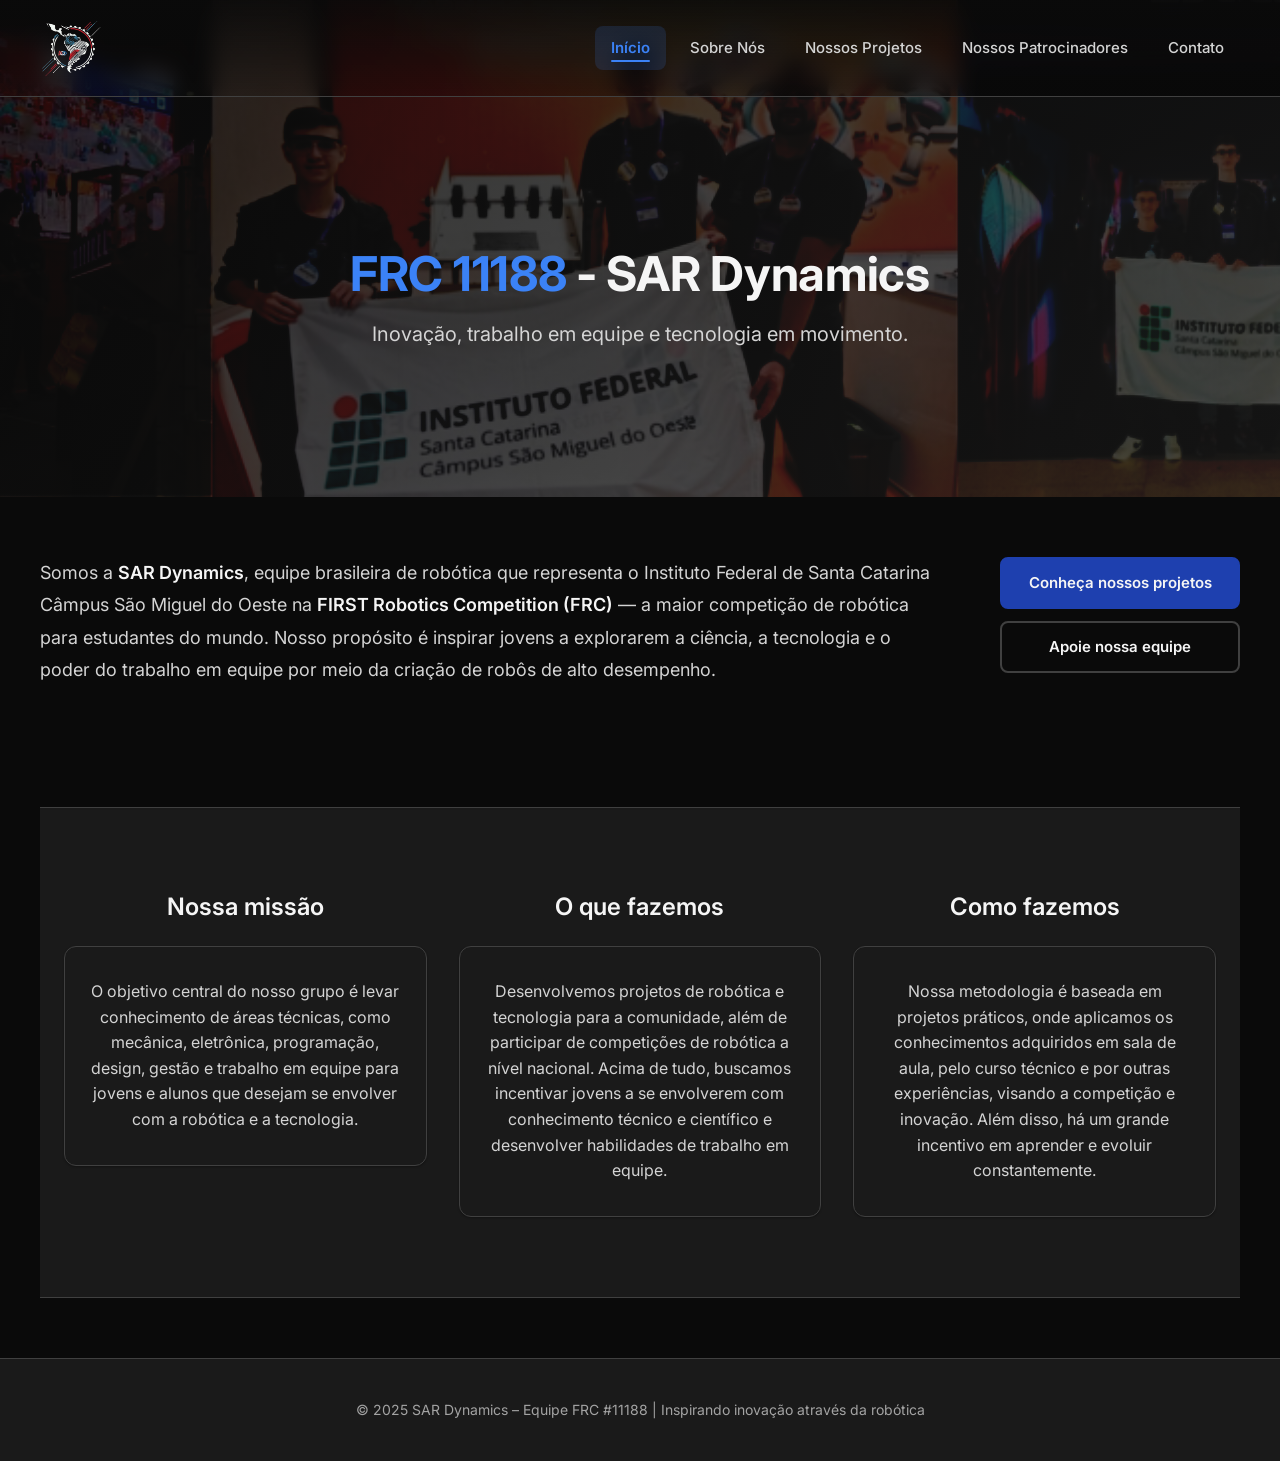
<file: index.html>
<!DOCTYPE html>
<html lang="pt-BR">
   <head>
      <meta charset="utf-8" />
      <meta name="viewport" content="width=device-width,initial-scale=1" />
      <link rel="icon" type="image/png" href="assets/logo_FRC_1188.png">
      <title>SAR Dynamics — Início</title>
      <link rel="preconnect" href="https://fonts.googleapis.com" />
      <link rel="stylesheet" href="css/base.css" />
      <link rel="stylesheet" href="css/index.css" />
   </head>
   <body>
      <header class="site-header">
         <div class="header-inner-container">
            <div class="container header-inner">
               <a
                  class="brand"
                  href="index.html"
                  aria-label="SAR Dynamics - início"
               >
                  <img
                     src="assets/logo_FRC_1188.png"
                     alt="Logo SAR Dynamics"
                     id="logo"
                  />
               </a>

               <button
                  class="menu-toggle"
                  aria-controls="main-nav"
                  aria-expanded="false"
                  aria-label="Abrir menu"
               >
                  <span class="hamburger"></span>
               </button>

               <nav id="main-nav" class="nav" role="navigation">
                  <ul>
                     <li><a href="index.html" class="current-page">Início</a></li>
                     <li><a href="sobre.html" class="other-page2">Sobre Nós</a></li>
                     <li><a href="projetos.html" class="other-page1">Nossos Projetos</a></li>
                     <li>
                        <a href="patrocinadores.html" class="other-page2">Nossos Patrocinadores</a>
                     </li>
                     <li><a href="contato.html" class="other-page1">Contato</a></li>
                  </ul>
               </nav>
            </div>
         </div>
         <div class="hero">
          
            <div class="hero-overlay"></div>
            <div class="hero-content container">
               <h1><span class="accent">FRC 11188</span> - SAR Dynamics</h1>
               <p class="lead">
                  Inovação, trabalho em equipe e tecnologia em movimento.
               </p>
            </div>
         </div>
      </header>

      <main>
         <section class="intro container">
            <div class="intro-text">
               <p>
                  Somos a <strong>SAR Dynamics</strong>, equipe brasileira de
                  robótica que representa o Instituto Federal de Santa Catarina
                  Câmpus São Miguel do Oeste na
                  <strong>FIRST Robotics Competition (FRC)</strong> — a maior
                  competição de robótica para estudantes do mundo. Nosso propósito é inspirar
                  jovens a explorarem a ciência, a tecnologia e o poder do
                  trabalho em equipe por meio da criação de robôs de alto
                  desempenho.
               </p>
            </div>
            <div class="intro-ctas">
               <a class="btn btn-primary" href="projetos.html"
                  >Conheça nossos projetos</a
               >
               <a class="btn btn-outline" href="patrocinadores.html"
                  >Apoie nossa equipe</a
               >
            </div>
         </section>

         <section class="features-container" aria-label="Destaques">
            <div class="feature">
               <h3>Nossa missão</h3>
               <div class="feature-box">
                  <p>
                     O objetivo central do nosso grupo é levar conhecimento de áreas técnicas, como mecânica, eletrônica, programação, design, gestão e trabalho em equipe para jovens e alunos que desejam se envolver com a robótica e a tecnologia.
                  </p>
               </div>
            </div>

            <div class="feature">
               <h3>O que fazemos</h3>
               <div class="feature-box">
                  <p>
                     Desenvolvemos projetos de robótica e tecnologia para a comunidade, além de participar de competições de robótica a nível nacional. Acima de tudo, buscamos incentivar jovens a se envolverem com conhecimento técnico e científico e desenvolver habilidades de trabalho em equipe.
                  </p>
               </div>
            </div>

            <div class="feature">
               <h3>Como fazemos</h3>
               <div class="feature-box">
                  <p>
                     Nossa metodologia é baseada em projetos práticos, onde aplicamos os conhecimentos adquiridos em sala de aula, pelo curso técnico e por outras experiências, visando a competição e inovação. Além disso, há um grande incentivo em aprender e evoluir constantemente.
                  </p>
               </div>
            </div>
         </section>
      </main>

      <footer class="site-footer">
         <div class="container footer-inner">
            <p>
               © 2025 SAR Dynamics – Equipe FRC #11188 | Inspirando inovação
               através da robótica
            </p>
         </div>
      </footer>

      <script src="js/script.js"></script>
   </body>
</html>
</file>
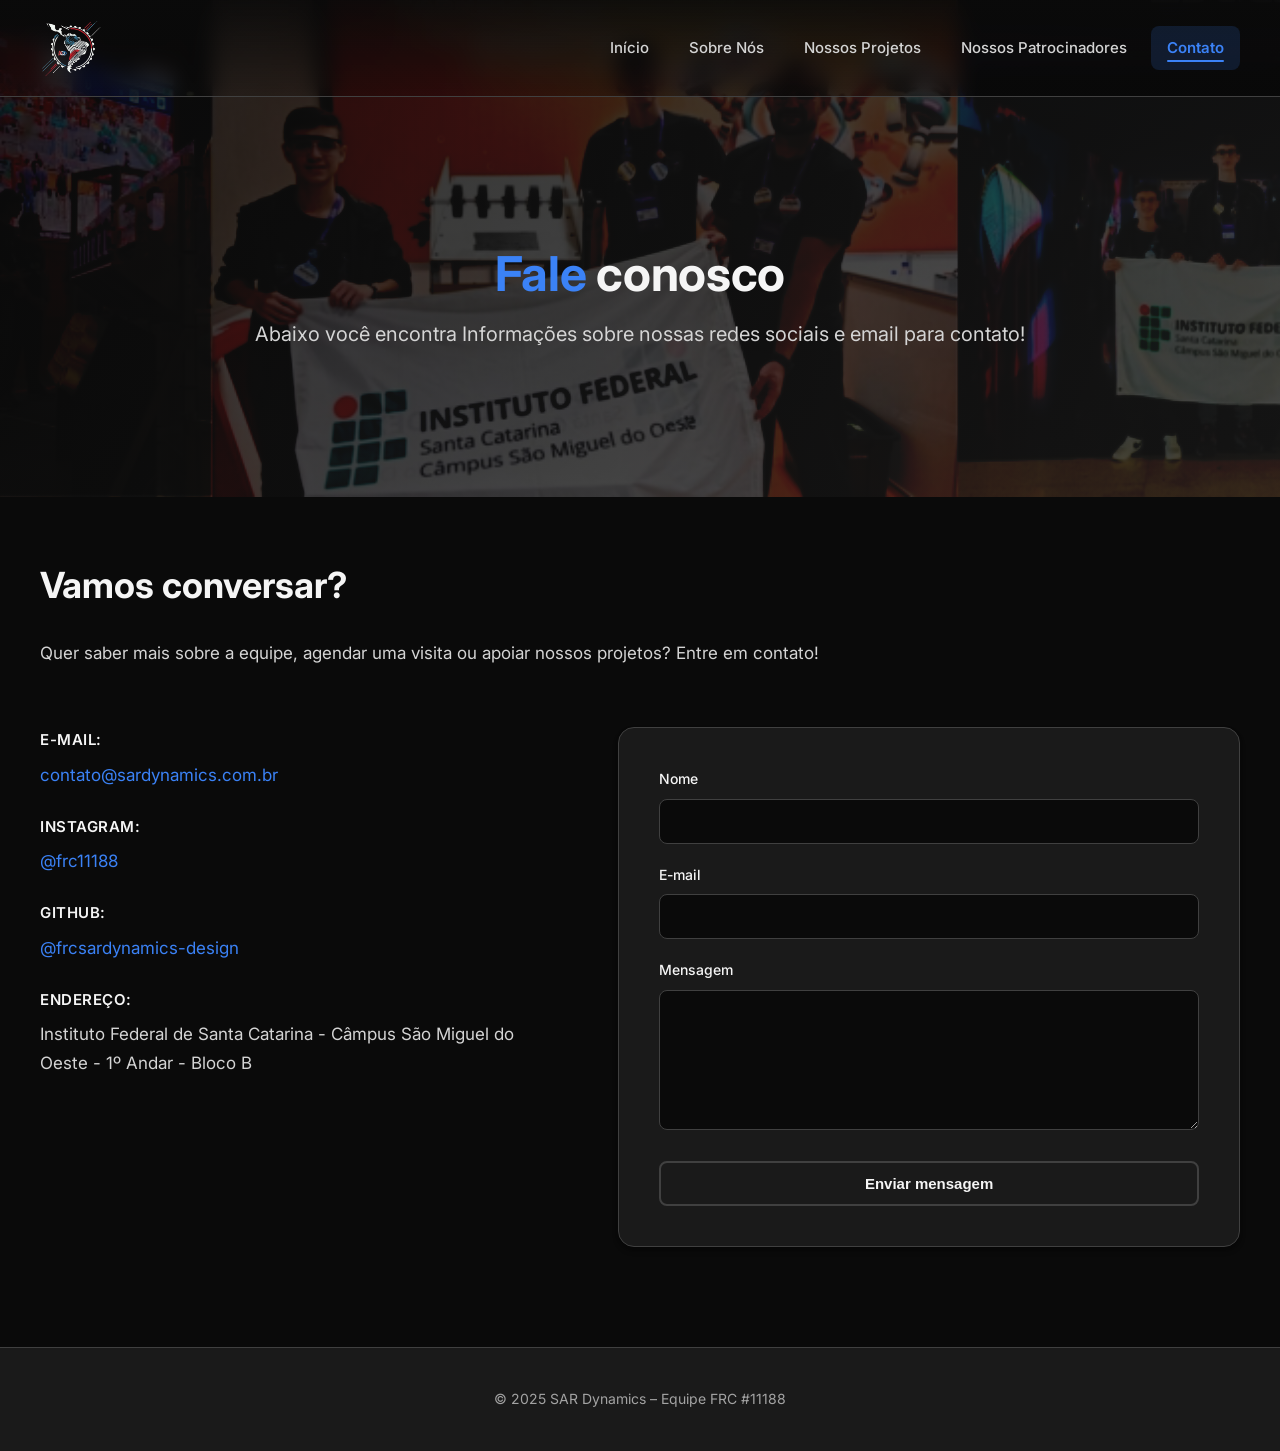
<file: contato.html>
<!DOCTYPE html>
<html lang="pt-BR">
   <head>
      <meta charset="utf-8" />
      <meta name="viewport" content="width=device-width,initial-scale=1" />
      <link rel="icon" type="image/png" href="assets/logo_FRC_1188.png">
      <title>SAR Dynamics — Contato</title>
      <link rel="stylesheet" href="css/base.css" />
      <link rel="stylesheet" href="css/contato.css" />
   </head>
   <body>
      <header class="site-header">
         <div class="header-inner-container">
            <div class="container header-inner">
               <a
                  class="brand"
                  href="index.html"
                  aria-label="SAR Dynamics - início"
               >
                  <img
                     src="assets/logo_FRC_1188.png"
                     alt="Logo SAR Dynamics"
                     id="logo"
                  />
               </a>

               <button
                  class="menu-toggle"
                  aria-controls="main-nav"
                  aria-expanded="false"
                  aria-label="Abrir menu"
               >
                  <span class="hamburger"></span>
               </button>

               <nav id="main-nav" class="nav" role="navigation">
                  <ul>
                     <li><a href="index.html" class="other-page1">Início</a></li>
                     <li><a href="sobre.html" class="other-page2">Sobre Nós</a></li>
                     <li><a href="projetos.html" class="other-page1">Nossos Projetos</a></li>
                     <li>
                        <a href="patrocinadores.html" class="other-page2">Nossos Patrocinadores</a>
                     </li>
                     <li><a href="contato.html" class="current-page">Contato</a></li>
                  </ul>
               </nav>
            </div>
         </div>
         <div class="hero">
          
            <div class="hero-overlay"></div>
            <div class="hero-content container">
               <h1><span class="accent">Fale</span> conosco</h1>
               <p class="lead">
                  Abaixo você encontra Informações sobre nossas redes sociais e email para contato!
               </p>
            </div>
         </div>
      </header>

      <main class="container page-content">
         <h1>Vamos conversar?</h1>

         <p>
            Quer saber mais sobre a equipe, agendar uma visita ou apoiar nossos
            projetos? Entre em contato!
         </p>

         <section class="contact-grid" aria-label="Informações de contato">
            <div class="contact-info">
               <p>
                  <strong>E-mail:</strong>
                  <a href="mailto:contato@sardynamics.com.br"
                     >contato@sardynamics.com.br</a
                  >
               </p>
               <p>
                  <strong>Instagram:</strong>
                  <a
                     href="https://www.instagram.com/frc11188?igsh=N2MwMnNzb3Fzem1p"
                     target="_blank"
                     rel="noopener"
                     >@frc11188</a
                  >
               </p>
               <p>
                  <strong>GitHub:</strong>
                  <a
                     href="https://github.com/frcsardynamics-design"
                     target="_blank"
                     rel="noopener"
                     >@frcsardynamics-design</a
                  >
               </p>
               <p>
                  <strong>Endereço:</strong> Instituto Federal de Santa Catarina - Câmpus São Miguel do Oeste - 1º Andar - Bloco B
               </p>
            </div>

            <form
               class="contact-form"
               id="contactForm"
               action="#"
               method="post"
               novalidate
            >
               <label for="name">Nome</label>
               <input id="name" name="name" type="text" required />

               <label for="email">E-mail</label>
               <input id="email" name="email" type="email" required />

               <label for="message">Mensagem</label>
               <textarea
                  id="message"
                  name="message"
                  rows="6"
                  required
               ></textarea>

               <button class="btn btn-outline" type="submit">
                  Enviar mensagem
               </button>
               <p id="formMessage" class="sr-only" aria-live="polite"></p>
            </form>
         </section>
      </main>

      <footer class="site-footer">
         <div class="container footer-inner">
            <p>© 2025 SAR Dynamics – Equipe FRC #11188</p>
         </div>
      </footer>

      <script src="js/script.js"></script>
   </body>
</html>
</file>
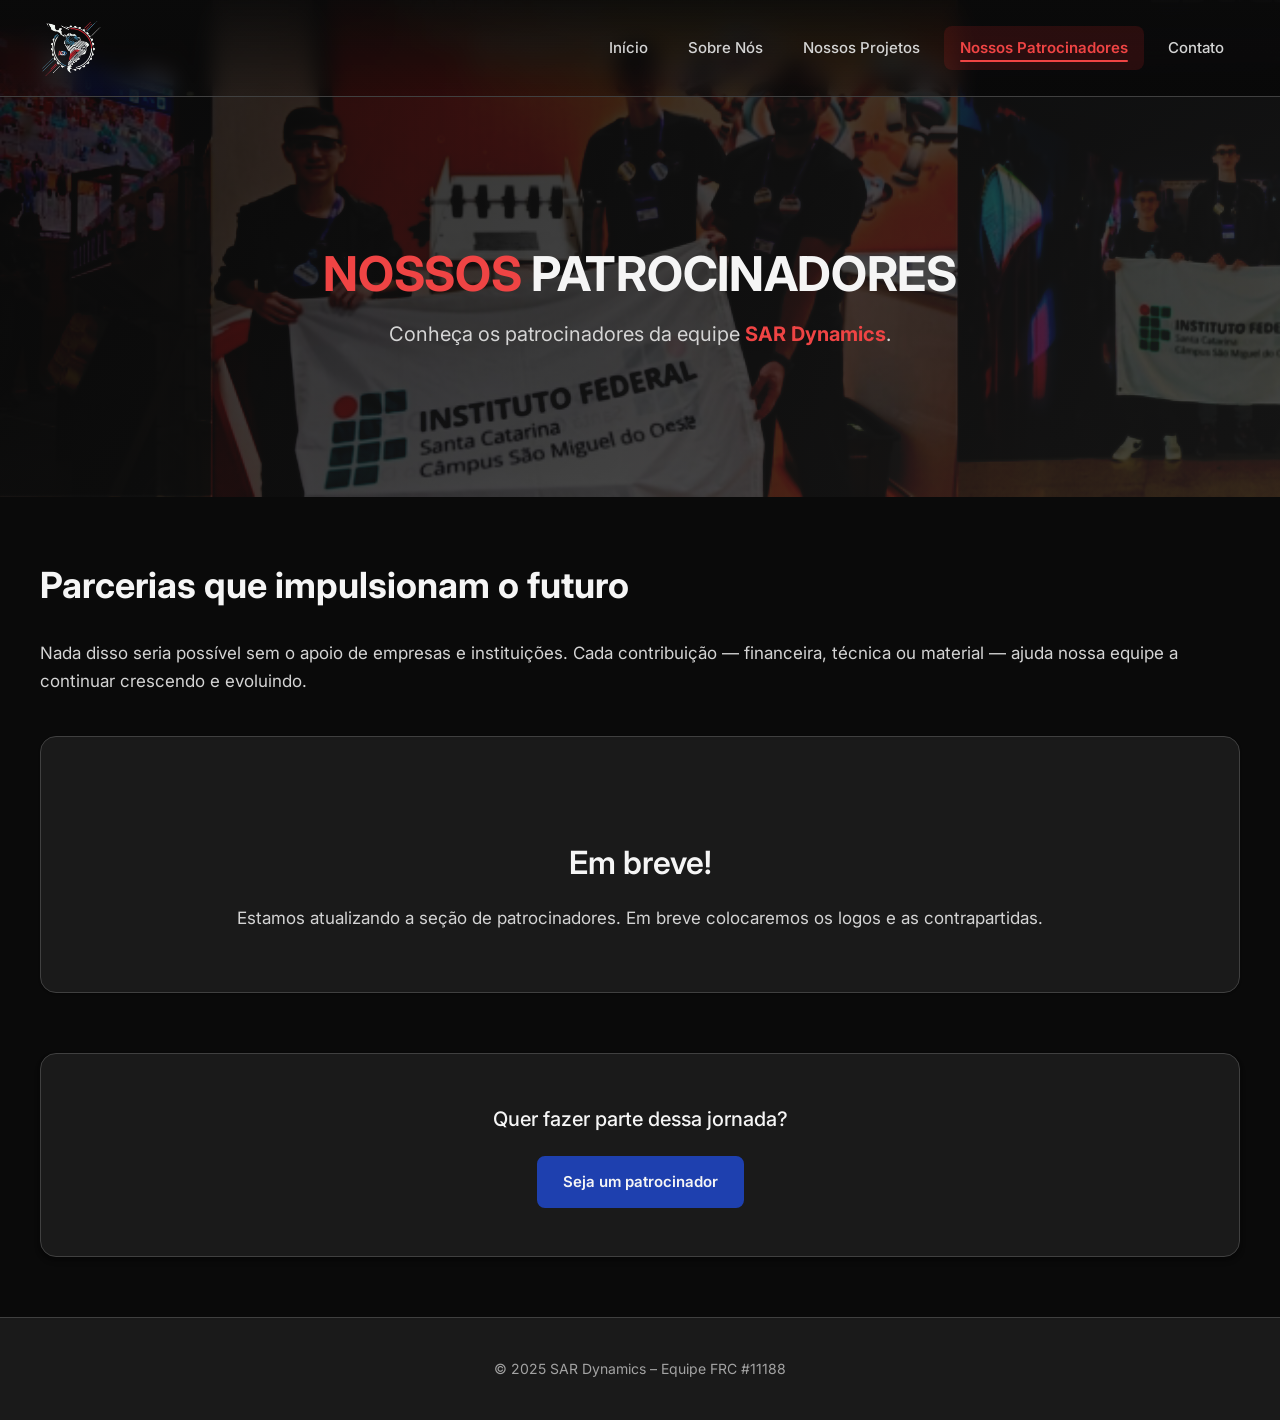
<file: patrocinadores.html>
<!DOCTYPE html>
<html lang="pt-BR">
   <head>
      <meta charset="utf-8" />
      <meta name="viewport" content="width=device-width,initial-scale=1" />
      <link rel="icon" type="image/png" href="assets/logo_FRC_1188.png">
      <title>SAR Dynamics — Patrocinadores</title>
      <link rel="stylesheet" href="css/base.css" />
      <link rel="stylesheet" href="css/patrocinadores.css" />
   </head>
   <body>
      <header class="site-header">
         <div class="header-inner-container">
            <div class="container header-inner">
               <a
                  class="brand"
                  href="index.html"
                  aria-label="SAR Dynamics - início"
               >
                  <img
                     src="assets/logo_FRC_1188.png"
                     alt="Logo SAR Dynamics"
                     id="logo"
                  />
               </a>

               <button
                  class="menu-toggle"
                  aria-controls="main-nav"
                  aria-expanded="false"
                  aria-label="Abrir menu"
               >
                  <span class="hamburger"></span>
               </button>

               <nav id="main-nav" class="nav" role="navigation">
                  <ul>
                     <li><a href="index.html" class="other-page1">Início</a></li>
                     <li><a href="sobre.html" class="other-page2">Sobre Nós</a></li>
                     <li><a href="projetos.html" class="other-page1">Nossos Projetos</a></li>
                     <li>
                        <a href="patrocinadores.html" class="current-page2">Nossos Patrocinadores</a>
                     </li>
                     <li><a href="contato.html" class="other-page1">Contato</a></li>
                  </ul>
               </nav>
            </div>
         </div>
         <div class="hero">
          
            <div class="hero-overlay"></div>
            <div class="hero-content container">
               <h1><span class="accent2">NOSSOS</span> PATROCINADORES</h1>
               <p class="lead">
                  Conheça os patrocinadores da equipe <span class="accent2">SAR Dynamics</span>.
               </p>
            </div>
         </div>
      </header>

      <main class="container page-content">
         <h1>Parcerias que impulsionam o futuro</h1>

         <p>
            Nada disso seria possível sem o apoio de empresas e instituições.
            Cada contribuição — financeira, técnica ou material — ajuda nossa
            equipe a continuar crescendo e evoluindo.
         </p>

         <section class="sponsors" aria-live="polite">
            <div class="coming-soon">
               <h2>Em breve!</h2>
               <p>
                  Estamos atualizando a seção de patrocinadores. Em breve
                  colocaremos os logos e as contrapartidas.
               </p>
            </div>
         </section>

         <div class="become-sponsor">
            <p>Quer fazer parte dessa jornada?</p>
            <a class="btn btn-primary" href="contato.html"
               >Seja um patrocinador</a
            >
         </div>
      </main>

      <footer class="site-footer">
         <div class="container footer-inner">
            <p>© 2025 SAR Dynamics – Equipe FRC #11188</p>
         </div>
      </footer>

      <script src="js/script.js"></script>
   </body>
</html>
</file>
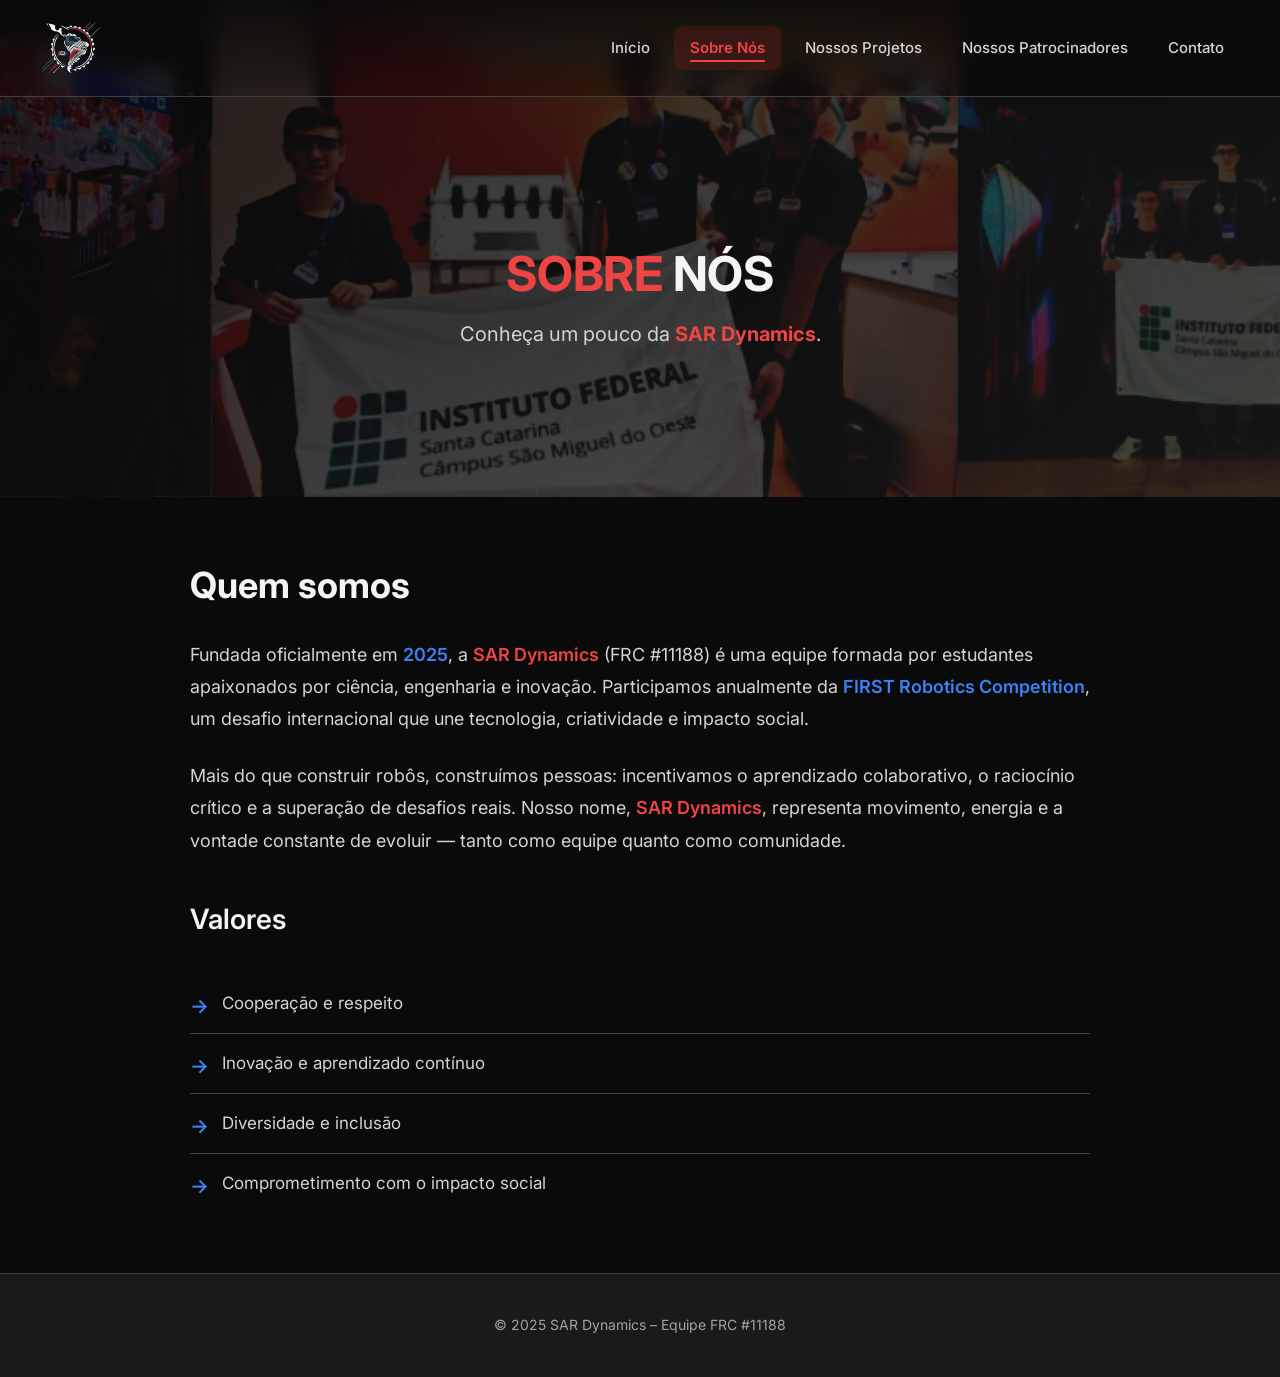
<file: sobre.html>
<!DOCTYPE html>
<html lang="pt-BR">
   <head>
      <meta charset="utf-8" />
      <meta name="viewport" content="width=device-width,initial-scale=1" />
      <link rel="icon" type="image/png" href="assets/logo_FRC_1188.png">
      <title>SAR Dynamics — Sobre Nós</title>
      <link rel="stylesheet" href="css/base.css" />
      <link rel="stylesheet" href="css/sobre.css" />
   </head>
   <body>
      <header class="site-header">
         <div class="header-inner-container">
            <div class="container header-inner">
               <a
                  class="brand"
                  href="index.html"
                  aria-label="SAR Dynamics - início"
               >
                  <img
                     src="assets/logo_FRC_1188.png"
                     alt="Logo SAR Dynamics"
                     id="logo"
                  />
               </a>

               <button
                  class="menu-toggle"
                  aria-controls="main-nav"
                  aria-expanded="false"
                  aria-label="Abrir menu"
               >
                  <span class="hamburger"></span>
               </button>

               <nav id="main-nav" class="nav" role="navigation">
                  <ul>
                     <li><a href="index.html" class="other-page1">Início</a></li>
                     <li><a href="sobre.html" class="current-page2">Sobre Nós</a></li>
                     <li><a href="projetos.html" class="other-page1">Nossos Projetos</a></li>
                     <li>
                        <a href="patrocinadores.html" class="other-page2">Nossos Patrocinadores</a>
                     </li>
                     <li><a href="contato.html" class="other-page1">Contato</a></li>
                  </ul>
               </nav>
            </div>
         </div>
         <div class="hero">
          
            <div class="hero-overlay"></div>
            <div class="hero-content container">
               <h1><span class="accent2">SOBRE</span> NÓS</h1>
               <p class="lead">
                Conheça um pouco da <span class="accent2">SAR Dynamics</span>. 
               </p>
            </div>
         </div>
      </header>


      <main class="container page-content">
         <h1>Quem somos</h1>

         <p>
            Fundada oficialmente em <em>2025</em>, a
            <span class="accent2">SAR Dynamics</span> (FRC #11188) é uma equipe formada por
            estudantes apaixonados por ciência, engenharia e inovação.
            Participamos anualmente da
            <span class="accent">FIRST Robotics Competition</span>, um desafio
            internacional que une tecnologia, criatividade e impacto social.
         </p>

         <p>
            Mais do que construir robôs, construímos pessoas: incentivamos o
            aprendizado colaborativo, o raciocínio crítico e a superação de
            desafios reais. Nosso nome, <span class="accent2">SAR Dynamics</span>, representa
            movimento, energia e a vontade constante de evoluir — tanto como
            equipe quanto como comunidade.
         </p>

         <h2>Valores</h2>
         <ul class="values">
            <li>Cooperação e respeito</li>
            <li>Inovação e aprendizado contínuo</li>
            <li>Diversidade e inclusão</li>
            <li>Comprometimento com o impacto social</li>
         </ul>
      </main>

      <footer class="site-footer">
         <div class="container footer-inner">
            <p>© 2025 SAR Dynamics – Equipe FRC #11188</p>
         </div>
      </footer>

      <script src="js/script.js"></script>
   </body>
</html>
</file>
<file: css/base.css>
/* base.css - Estilos compartilhados e base do site
   Mobile First - Paleta de cores profissional em preto e cinza com azul e vermelho como destaque
*/

@import url('https://fonts.googleapis.com/css2?family=Inter:wght@300;400;500;600;700&display=swap');

:root {
   /* Paleta de cores profissional */
   --primary-blue: #1e40af;
   --primary-blue-light: #3b82f6;
   --primary-blue-dark: #1e3a8a;
   --accent-blue: #2563eb;
   
   --primary-red: #dc2626;
   --primary-red-light: #ef4444;
   --primary-red-dark: #b91c1c;
   --accent-red: #c41e3a;
   
   /* Cores neutras - Preto e cinza */
   --bg-primary: #0a0a0a;
   --bg-secondary: #1a1a1a;
   --bg-tertiary: #2d2d2d;
   --bg-card: #1a1a1a;
   
   --text-primary: #f5f5f5;
   --text-secondary: #d4d4d4;
   --text-muted: #a3a3a3;
   
   --border-color: #404040;
   --border-radius: 12px;
   --border-radius-lg: 16px;
   
   --shadow-sm: 0 1px 2px 0 rgba(0, 0, 0, 0.3);
   --shadow-md: 0 4px 6px -1px rgba(0, 0, 0, 0.3), 0 2px 4px -1px rgba(0, 0, 0, 0.2);
   --shadow-lg: 0 10px 15px -3px rgba(0, 0, 0, 0.3), 0 4px 6px -2px rgba(0, 0, 0, 0.2);
   --shadow-xl: 0 20px 25px -5px rgba(0, 0, 0, 0.3), 0 10px 10px -5px rgba(0, 0, 0, 0.2);
   
   --container-width: 1200px;
   --transition: all 0.3s cubic-bezier(0.4, 0, 0.2, 1);
}

/* Reset e base */
* {
   box-sizing: border-box;
   margin: 0;
   padding: 0;
}

html {
   scroll-behavior: smooth;
   -webkit-text-size-adjust: 100%;
}

body {
   font-family: 'Inter', -apple-system, BlinkMacSystemFont, 'Segoe UI', Roboto, 'Helvetica Neue', Arial, sans-serif;
   color: var(--text-primary);
   background-color: var(--bg-primary);
   line-height: 1.6;
   -webkit-font-smoothing: antialiased;
   -moz-osx-font-smoothing: grayscale;
   min-height: 100vh;
   display: flex;
   flex-direction: column;
   overflow-x: hidden;
}

/* Prevenir scroll quando menu está aberto */
body.menu-open {
   overflow: hidden;
}

/* Container - Mobile First */
.container {
   width: 100%;
   max-width: 100%;
   margin: 0 auto;
   padding: 0 16px;
}

/* Header - Mobile First */
.site-header {
   position: relative;
   background: linear-gradient(135deg, rgba(10, 10, 10, 0.95) 0%, rgba(26, 26, 26, 0.95) 100%),
               url("../assets/equipe site.jpg") no-repeat center center/cover;
   background-blend-mode: overlay;
   min-height: 280px;
}

.header-inner-container {
   background: linear-gradient(180deg, rgba(10, 10, 10, 0.98) 0%, rgba(10, 10, 10, 0.85) 100%);
   backdrop-filter: blur(10px);
   border-bottom: 1px solid var(--border-color);
   position: sticky;
   top: 0;
   z-index: 1000;
}

.header-inner {
   display: flex;
   align-items: center;
   justify-content: space-between;
   padding: 12px 0;
}

.brand {
   display: flex;
   align-items: center;
   transition: var(--transition);
   z-index: 1002;
}

.brand:hover {
   opacity: 0.85;
}

#logo {
   height: 48px;
   width: auto;
   transition: var(--transition);
}

/* Menu toggle (mobile) - Visível por padrão */
.menu-toggle {
   display: block;
   background: none;
   border: 0;
   cursor: pointer;
   padding: 8px;
   z-index: 1001;
   position: relative;
}

.hamburger {
   display: block;
   width: 24px;
   height: 2px;
   background: var(--text-primary);
   position: relative;
   border-radius: 2px;
   transition: var(--transition);
}

.hamburger::before,
.hamburger::after {
   content: "";
   position: absolute;
   left: 0;
   width: 24px;
   height: 2px;
   background: var(--text-primary);
   border-radius: 2px;
   transition: var(--transition);
}

.hamburger::before {
   top: -8px;
}

.hamburger::after {
   top: 8px;
}

/* Animação do hambúrguer quando menu está aberto */
.menu-toggle[aria-expanded="true"] .hamburger {
   background: transparent;
}

.menu-toggle[aria-expanded="true"] .hamburger::before {
   top: 0;
   transform: rotate(45deg);
}

.menu-toggle[aria-expanded="true"] .hamburger::after {
   top: 0;
   transform: rotate(-45deg);
}

/* Overlay do menu mobile */
.menu-overlay {
   position: fixed;
   inset: 0;
   background: rgba(0, 0, 0, 0.7);
   z-index: 998;
   opacity: 0;
   visibility: hidden;
   transition: opacity 0.3s ease, visibility 0.3s ease;
}

.menu-overlay.active {
   opacity: 1;
   visibility: visible;
}

/* Navegação - Mobile First (menu lateral) */
.nav {
   position: fixed;
   right: 0;
   top: 0;
   bottom: 0;
   width: 280px;
   max-width: 85vw;
   background: var(--bg-secondary);
   border-left: 1px solid var(--border-color);
   transform: translateX(100%);
   transition: transform 0.3s cubic-bezier(0.4, 0, 0.2, 1);
   z-index: 999;
   padding-top: 80px;
   overflow-y: auto;
   box-shadow: -4px 0 20px rgba(0, 0, 0, 0.5);
}

.nav.open {
   transform: translateX(0);
}

.nav ul {
   list-style: none;
   display: flex;
   flex-direction: column;
   align-items: stretch;
   padding: 0 20px;
   gap: 4px;
}

.nav a {
   color: var(--text-secondary);
   text-decoration: none;
   padding: 14px 16px;
   border-radius: 8px;
   font-weight: 500;
   font-size: 16px;
   transition: var(--transition);
   position: relative;
   display: block;
}

.nav a::after {
   content: "";
   position: absolute;
   left: 16px;
   bottom: 12px;
   width: 0;
   height: 2px;
   background: var(--primary-blue-light);
   transition: width 0.3s ease;
   border-radius: 2px;
}

.nav a.other-page1::after {
   background: var(--primary-blue-light);
}

.nav a.other-page2::after {
   background: var(--primary-red-light);
}

.nav a:hover {
   color: var(--text-primary);
   background: rgba(59, 130, 246, 0.1);
}

.nav a.other-page1:hover {
   color: var(--primary-blue-light);
}

.nav a.other-page2:hover {
   color: var(--primary-red-light);
   background: rgba(220, 38, 38, 0.1);
}

.nav a:hover::after {
   width: calc(100% - 32px);
}

.nav a.current-page {
   color: var(--primary-blue-light);
   font-weight: 600;
   background: rgba(59, 130, 246, 0.15);
}

.nav a.current-page::after {
   width: calc(100% - 32px);
   background: var(--primary-blue-light);
}

.nav a.current-page2 {
   color: var(--primary-red-light);
   font-weight: 600;
   background: rgba(220, 38, 38, 0.15);
}

.nav a.current-page2::after {
   width: calc(100% - 32px);
   background: var(--primary-red-light);
}

/* Hero section - Mobile First */
.hero {
   position: relative;
   min-height: 280px;
   display: flex;
   align-items: center;
   justify-content: center;
}

.hero-overlay {
   position: absolute;
   inset: 0;
   background: linear-gradient(135deg, rgba(10, 10, 10, 0.85) 0%, rgba(26, 26, 26, 0.75) 100%);
}

.hero-content {
   position: relative;
   z-index: 2;
   text-align: center;
   padding: 40px 0;
   max-width: 100%;
}

.hero h1 {
   margin: 0;
   font-size: 28px;
   font-weight: 700;
   letter-spacing: -0.3px;
   line-height: 1.2;
   margin-bottom: 12px;
   padding: 0 16px;
}

.hero .accent {
   color: var(--primary-blue-light);
   font-weight: 700;
}

.hero .accent2 {
   color: var(--primary-red-light);
   font-weight: 700;
}

.lead {
   font-size: 16px;
   color: var(--text-secondary);
   font-weight: 400;
   line-height: 1.5;
   margin: 0;
   padding: 0 16px;
}

.accent {
   color: var(--primary-blue-light);
   font-weight: 600;
}

.accent2 {
   color: var(--primary-red-light);
   font-weight: 600;
}

/* Botões - Mobile First */
.btn {
   display: inline-flex;
   align-items: center;
   justify-content: center;
   padding: 10px 20px;
   border-radius: 8px;
   text-decoration: none;
   font-weight: 600;
   font-size: 14px;
   cursor: pointer;
   transition: var(--transition);
   border: 2px solid transparent;
   white-space: nowrap;
   width: 100%;
   max-width: 100%;
}

.btn-primary {
   background: var(--primary-blue);
   color: var(--text-primary);
   border-color: var(--primary-blue);
}

.btn-primary:hover,
.btn-primary:focus {
   background: var(--primary-blue-light);
   border-color: var(--primary-blue-light);
   transform: translateY(-2px);
   box-shadow: var(--shadow-md);
}

.btn-outline {
   background: transparent;
   border-color: var(--border-color);
   color: var(--text-primary);
}

.btn-outline:hover,
.btn-outline:focus {
   border-color: var(--primary-red-light);
   color: var(--primary-red-light);
   background: rgba(220, 38, 38, 0.1);
   transform: translateY(-2px);
}

/* Footer - Mobile First */
.site-footer {
   background: var(--bg-secondary);
   border-top: 1px solid var(--border-color);
   padding: 32px 0;
   margin-top: auto;
   text-align: center;
}

.footer-inner p {
   margin: 0;
   color: var(--text-muted);
   font-size: 13px;
   padding: 0 16px;
}

/* Utilities - Mobile First */
.page-content {
   padding: 40px 0;
}

.page-content h1 {
   font-size: 24px;
   font-weight: 700;
   margin-bottom: 20px;
   color: var(--text-primary);
   padding: 0 16px;
}

.page-content h2 {
   font-size: 22px;
   font-weight: 600;
   margin-top: 32px;
   margin-bottom: 16px;
   color: var(--text-primary);
   padding: 0 16px;
}

.page-content p {
   font-size: 16px;
   line-height: 1.7;
   color: var(--text-secondary);
   margin-bottom: 16px;
   padding: 0 16px;
}

.values {
   list-style: none;
   padding-left: 0;
   padding: 0 16px;
}

.values li {
   padding: 12px 0 12px 24px;
   position: relative;
   color: var(--text-secondary);
   font-size: 16px;
}

.values li::before {
   content: "→";
   position: absolute;
   left: 0;
   color: var(--primary-blue-light);
   font-weight: 600;
}

.sr-only {
   position: absolute !important;
   left: -9999px;
   top: auto;
   width: 1px;
   height: 1px;
   overflow: hidden;
}

/* ============================================
   MEDIA QUERIES - Desktop (min-width)
   ============================================ */

/* Tablet e acima (768px+) */
@media (min-width: 768px) {
   .container {
      padding: 0 24px;
   }

   #logo {
      height: 56px;
   }

   .header-inner {
      padding: 14px 0;
   }

   .hero {
      min-height: 320px;
   }

   .hero h1 {
      font-size: 36px;
      padding: 0;
   }

   .lead {
      font-size: 18px;
      padding: 0;
   }

   .page-content {
      padding: 50px 0;
   }

   .page-content h1 {
      font-size: 32px;
      padding: 0;
   }

   .page-content h2 {
      font-size: 26px;
      padding: 0;
   }

   .page-content p {
      font-size: 17px;
      padding: 0;
   }

   .values {
      padding: 0;
   }

   .btn {
      padding: 12px 24px;
      font-size: 15px;
      width: auto;
   }

   .site-footer {
      padding: 40px 0;
   }

   .footer-inner p {
      font-size: 14px;
      padding: 0;
   }
}

/* Desktop (901px+) - Menu desktop aparece */
@media (min-width: 901px) {
   .container {
      max-width: var(--container-width);
   }

   #logo {
      height: 64px;
   }

   .header-inner {
      padding: 16px 0;
   }

   /* Menu toggle escondido no desktop */
   .menu-toggle {
      display: none;
   }

   /* Overlay escondido no desktop */
   .menu-overlay {
      display: none;
   }

   /* Navegação desktop */
   .nav {
      position: static;
      width: auto;
      max-width: none;
      background: transparent;
      border: none;
      transform: none;
      padding: 0;
      overflow: visible;
      box-shadow: none;
   }

   .nav ul {
      flex-direction: row;
      align-items: center;
      padding: 0;
      gap: 8px;
   }

   .nav a {
      padding: 10px 16px;
      font-size: 15px;
      display: inline-block;
   }

   .nav a::after {
      left: 16px;
      bottom: 8px;
   }

   .hero {
      min-height: 360px;
   }

   .hero-content {
      padding: 60px 0;
      max-width: 800px;
   }

   .hero h1 {
      font-size: 48px;
      margin-bottom: 16px;
   }

   .lead {
      font-size: 20px;
   }

   .page-content {
      padding: 60px 0;
   }

   .page-content h1 {
      font-size: 36px;
      margin-bottom: 24px;
   }

   .page-content h2 {
      font-size: 28px;
      margin-top: 40px;
      margin-bottom: 16px;
   }

   .page-content p {
      font-size: 17px;
      margin-bottom: 20px;
   }
}

/* Telas grandes (1200px+) */
@media (min-width: 1200px) {
   .site-header {
      min-height: 400px;
   }

   .hero {
      min-height: 400px;
   }
}
</file>
<file: css/index.css>
/* index.css - Estilos específicos da página inicial - Mobile First */

.intro {
   display: flex;
   flex-direction: column;
   gap: 32px;
   align-items: stretch;
   padding: 40px 0;
}

.intro-text {
   font-size: 16px;
   line-height: 1.8;
   color: var(--text-secondary);
   padding: 0 16px;
}

.intro-text strong {
   color: var(--text-primary);
   font-weight: 600;
}

.intro-ctas {
   display: flex;
   flex-direction: column;
   gap: 12px;
   padding: 0 16px;
}

/* Features section - Mobile First */
.features-container {
   background: var(--bg-secondary);
   display: grid;
   grid-template-columns: 1fr;
   gap: 20px;
   margin: 40px auto;
   padding: 40px 16px;
   border-top: 1px solid var(--border-color);
   border-bottom: 1px solid var(--border-color);
}

.feature {
   text-align: center;
}

.feature h3 {
   font-size: 20px;
   font-weight: 600;
   margin-bottom: 16px;
   color: var(--text-primary);
}

.feature-box {
   background: var(--bg-card);
   padding: 24px 20px;
   border-radius: var(--border-radius);
   border: 1px solid var(--border-color);
   color: var(--text-secondary);
   min-height: 150px;
   display: flex;
   align-items: center;
   justify-content: center;
   transition: var(--transition);
   box-shadow: var(--shadow-sm);
}

.feature-box:hover {
   transform: translateY(-4px);
   box-shadow: var(--shadow-md);
   border-color: var(--primary-blue-light);
}

.feature-box p {
   margin: 0;
   font-size: 15px;
   line-height: 1.6;
}

/* Tablet (768px+) */
@media (min-width: 768px) {
   .intro {
      padding: 50px 0;
      gap: 40px;
   }

   .intro-text {
      font-size: 17px;
      padding: 0;
   }

   .intro-ctas {
      flex-direction: row;
      justify-content: flex-start;
      padding: 0;
   }

   .features-container {
      grid-template-columns: repeat(2, 1fr);
      gap: 24px;
      padding: 60px 24px;
      margin: 50px auto;
   }

   .feature h3 {
      font-size: 22px;
   }

   .feature-box {
      padding: 28px 24px;
      min-height: 170px;
   }

   .feature-box p {
      font-size: 16px;
   }
}

/* Desktop (901px+) */
@media (min-width: 901px) {
   .intro {
      display: grid;
      grid-template-columns: 1fr auto;
      gap: 60px;
      align-items: start;
      padding: 60px 0;
   }

   .intro-text {
      font-size: 18px;
   }

   .intro-ctas {
      flex-direction: column;
      min-width: 240px;
   }

   .features-container {
      grid-template-columns: repeat(3, 1fr);
      gap: 32px;
      max-width: var(--container-width);
      margin: 60px auto;
      padding: 80px 24px;
   }

   .feature h3 {
      font-size: 24px;
      margin-bottom: 20px;
   }

   .feature-box {
      padding: 32px 24px;
      min-height: 180px;
   }
}
</file>
<file: css/contato.css>
/* contato.css - Estilos específicos da página de contato - Mobile First */

.contact-grid {
   display: flex;
   flex-direction: column;
   gap: 32px;
   padding: 20px 0;
}

.contact-info {
   display: flex;
   flex-direction: column;
   gap: 20px;
   padding: 0 16px;
}

.contact-info p {
   margin: 0;
   font-size: 16px;
   line-height: 1.7;
   color: var(--text-secondary);
}

.contact-info strong {
   color: var(--text-primary);
   font-weight: 600;
   display: block;
   margin-bottom: 8px;
   font-size: 14px;
   text-transform: uppercase;
   letter-spacing: 0.5px;
}

.contact-info a {
   color: var(--primary-blue-light);
   text-decoration: none;
   transition: var(--transition);
   display: inline-block;
   word-break: break-all;
}

.contact-info a:hover {
   color: var(--primary-blue);
   text-decoration: underline;
}

/* Formulário - Mobile First */
.contact-form {
   background: var(--bg-card);
   padding: 24px 20px;
   border-radius: var(--border-radius-lg);
   border: 1px solid var(--border-color);
   box-shadow: var(--shadow-md);
   margin: 0 16px;
}

.contact-form label {
   display: block;
   margin-bottom: 8px;
   margin-top: 20px;
   font-weight: 500;
   color: var(--text-primary);
   font-size: 14px;
}

.contact-form label:first-child {
   margin-top: 0;
}

.contact-form input,
.contact-form textarea {
   width: 100%;
   padding: 12px 14px;
   border: 1px solid var(--border-color);
   border-radius: 8px;
   background: var(--bg-primary);
   color: var(--text-primary);
   font-size: 15px;
   font-family: inherit;
   transition: var(--transition);
}

.contact-form input:focus,
.contact-form textarea:focus {
   outline: none;
   border-color: var(--primary-blue-light);
   box-shadow: 0 0 0 3px rgba(59, 130, 246, 0.1);
}

.contact-form textarea {
   resize: vertical;
   min-height: 120px;
}

.contact-form button {
   margin-top: 20px;
   width: 100%;
}

#formMessage {
   margin-top: 16px;
   padding: 12px 16px;
   border-radius: 8px;
   font-size: 14px;
   text-align: center;
}

#formMessage:not(.sr-only) {
   background: rgba(59, 130, 246, 0.1);
   color: var(--primary-blue-light);
   border: 1px solid rgba(59, 130, 246, 0.3);
}

/* Tablet (768px+) */
@media (min-width: 768px) {
   .contact-grid {
      gap: 40px;
      padding: 30px 0;
   }

   .contact-info {
      padding: 0;
      gap: 24px;
   }

   .contact-info p {
      font-size: 17px;
   }

   .contact-info strong {
      font-size: 15px;
   }

   .contact-form {
      padding: 32px 28px;
      margin: 0;
   }

   .contact-form textarea {
      min-height: 140px;
   }
}

/* Desktop (901px+) */
@media (min-width: 901px) {
   .contact-grid {
      display: grid;
      grid-template-columns: 1fr 1.2fr;
      gap: 60px;
      padding: 40px 0;
   }

   .contact-info {
      padding: 0;
   }

   .contact-form {
      padding: 40px;
   }

   .contact-form button {
      margin-top: 24px;
   }
}
</file>
<file: css/patrocinadores.css>
/* patrocinadores.css - Estilos específicos da página de patrocinadores - Mobile First */

.sponsors {
   margin: 32px 0;
   padding: 0 16px;
}

.coming-soon {
   background: var(--bg-card);
   padding: 40px 24px;
   border-radius: var(--border-radius-lg);
   border: 1px solid var(--border-color);
   text-align: center;
   box-shadow: var(--shadow-sm);
}

.coming-soon h2 {
   font-size: 24px;
   font-weight: 600;
   margin-bottom: 16px;
   color: var(--text-primary);
}

.coming-soon p {
   font-size: 16px;
   color: var(--text-secondary);
   margin: 0;
   line-height: 1.6;
}

.become-sponsor {
   background: linear-gradient(135deg, var(--bg-card) 0%, var(--bg-secondary) 100%);
   padding: 32px 24px;
   border-radius: var(--border-radius-lg);
   border: 1px solid var(--border-color);
   text-align: center;
   margin-top: 40px;
   box-shadow: var(--shadow-md);
}

.become-sponsor p {
   font-size: 18px;
   font-weight: 500;
   color: var(--text-primary);
   margin-bottom: 20px;
}

.become-sponsor .btn {
   min-width: 200px;
   width: auto;
}

/* Tablet (768px+) */
@media (min-width: 768px) {
   .sponsors {
      margin: 40px 0;
      padding: 0;
   }

   .coming-soon {
      padding: 50px 32px;
   }

   .coming-soon h2 {
      font-size: 28px;
   }

   .coming-soon p {
      font-size: 17px;
   }

   .become-sponsor {
      padding: 40px 32px;
      margin-top: 50px;
   }

   .become-sponsor p {
      font-size: 20px;
   }
}

/* Desktop (901px+) */
@media (min-width: 901px) {
   .coming-soon {
      padding: 60px 40px;
   }

   .coming-soon h2 {
      font-size: 32px;
   }

   .become-sponsor {
      padding: 48px 40px;
      margin-top: 60px;
   }
}
</file>
<file: css/sobre.css>
/* sobre.css - Estilos específicos da página sobre nós - Mobile First */

.page-content {
   max-width: 100%;
   margin: 0 auto;
}

.page-content p {
   font-size: 16px;
   line-height: 1.8;
   margin-bottom: 20px;
   padding: 0 16px;
}

.page-content em {
   color: var(--primary-blue-light);
   font-style: normal;
   font-weight: 600;
}

.values {
   margin-top: 28px;
   padding: 0 16px;
}

.values li {
   padding: 14px 0 14px 28px;
   font-size: 16px;
   border-bottom: 1px solid var(--border-color);
   transition: var(--transition);
}

.values li:last-child {
   border-bottom: none;
}

.values li:hover {
   padding-left: 36px;
   color: var(--text-primary);
}

.values li::before {
   left: 0;
   font-size: 18px;
   transition: var(--transition);
}

.values li:hover::before {
   left: 8px;
}

/* Tablet (768px+) */
@media (min-width: 768px) {
   .page-content {
      max-width: 900px;
   }

   .page-content p {
      font-size: 17px;
      padding: 0;
   }

   .values {
      padding: 0;
      margin-top: 32px;
   }

   .values li {
      padding: 16px 0 16px 32px;
      font-size: 17px;
   }

   .values li:hover {
      padding-left: 40px;
   }

   .values li::before {
      font-size: 20px;
   }
}

/* Desktop (901px+) */
@media (min-width: 901px) {
   .page-content p {
      font-size: 18px;
      margin-bottom: 24px;
   }
}
</file>
